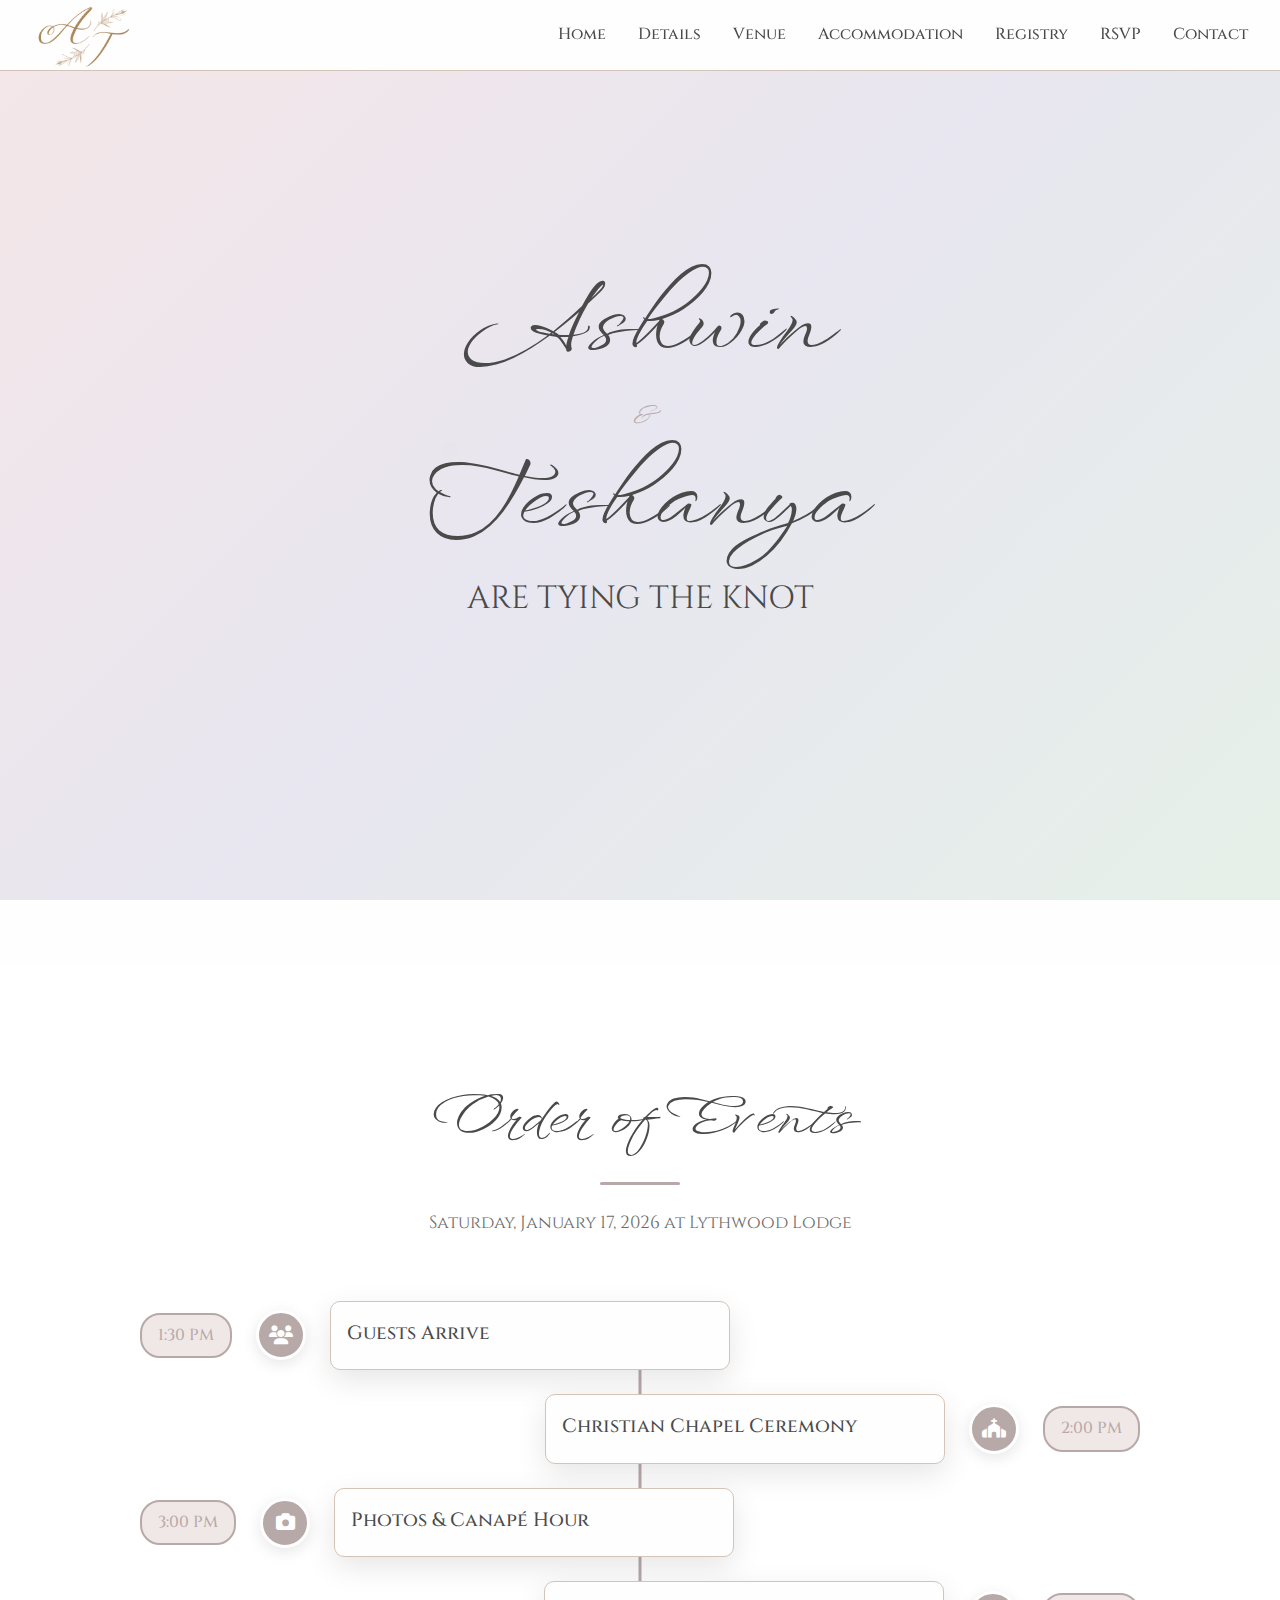
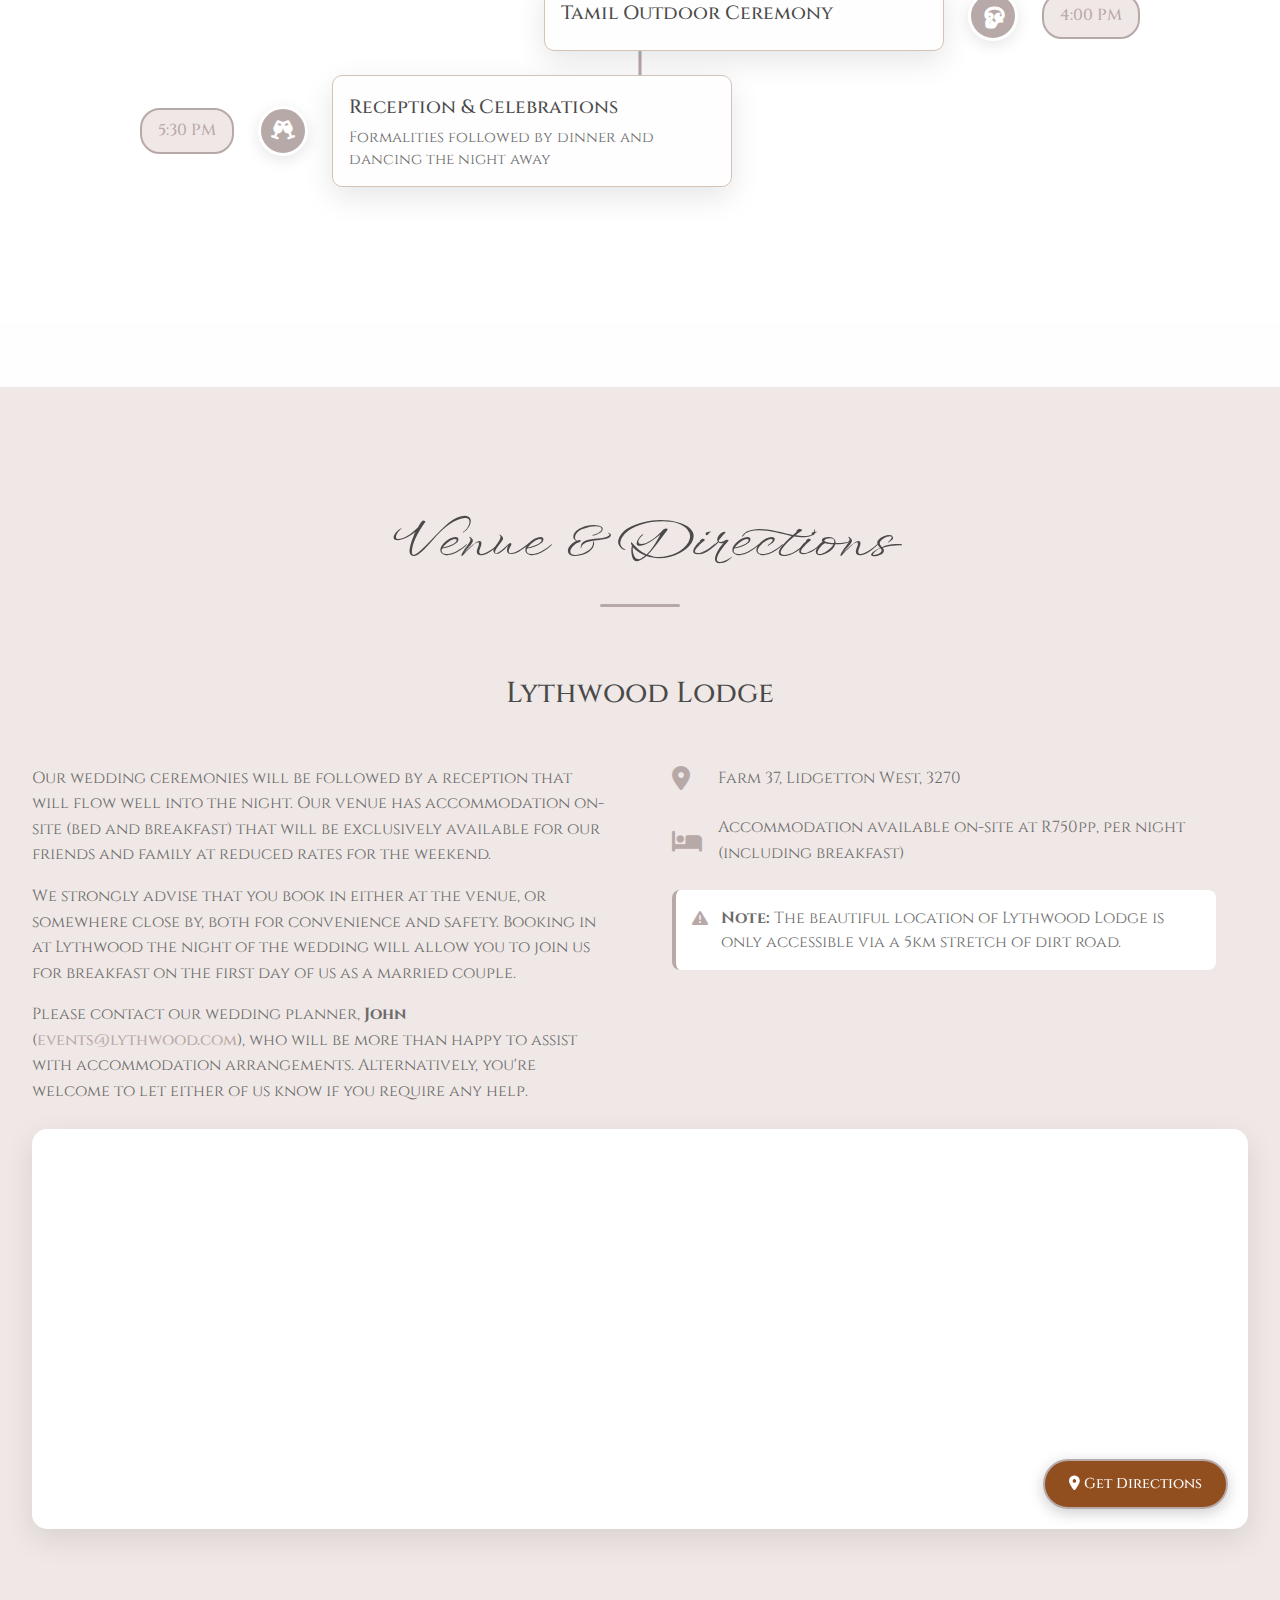
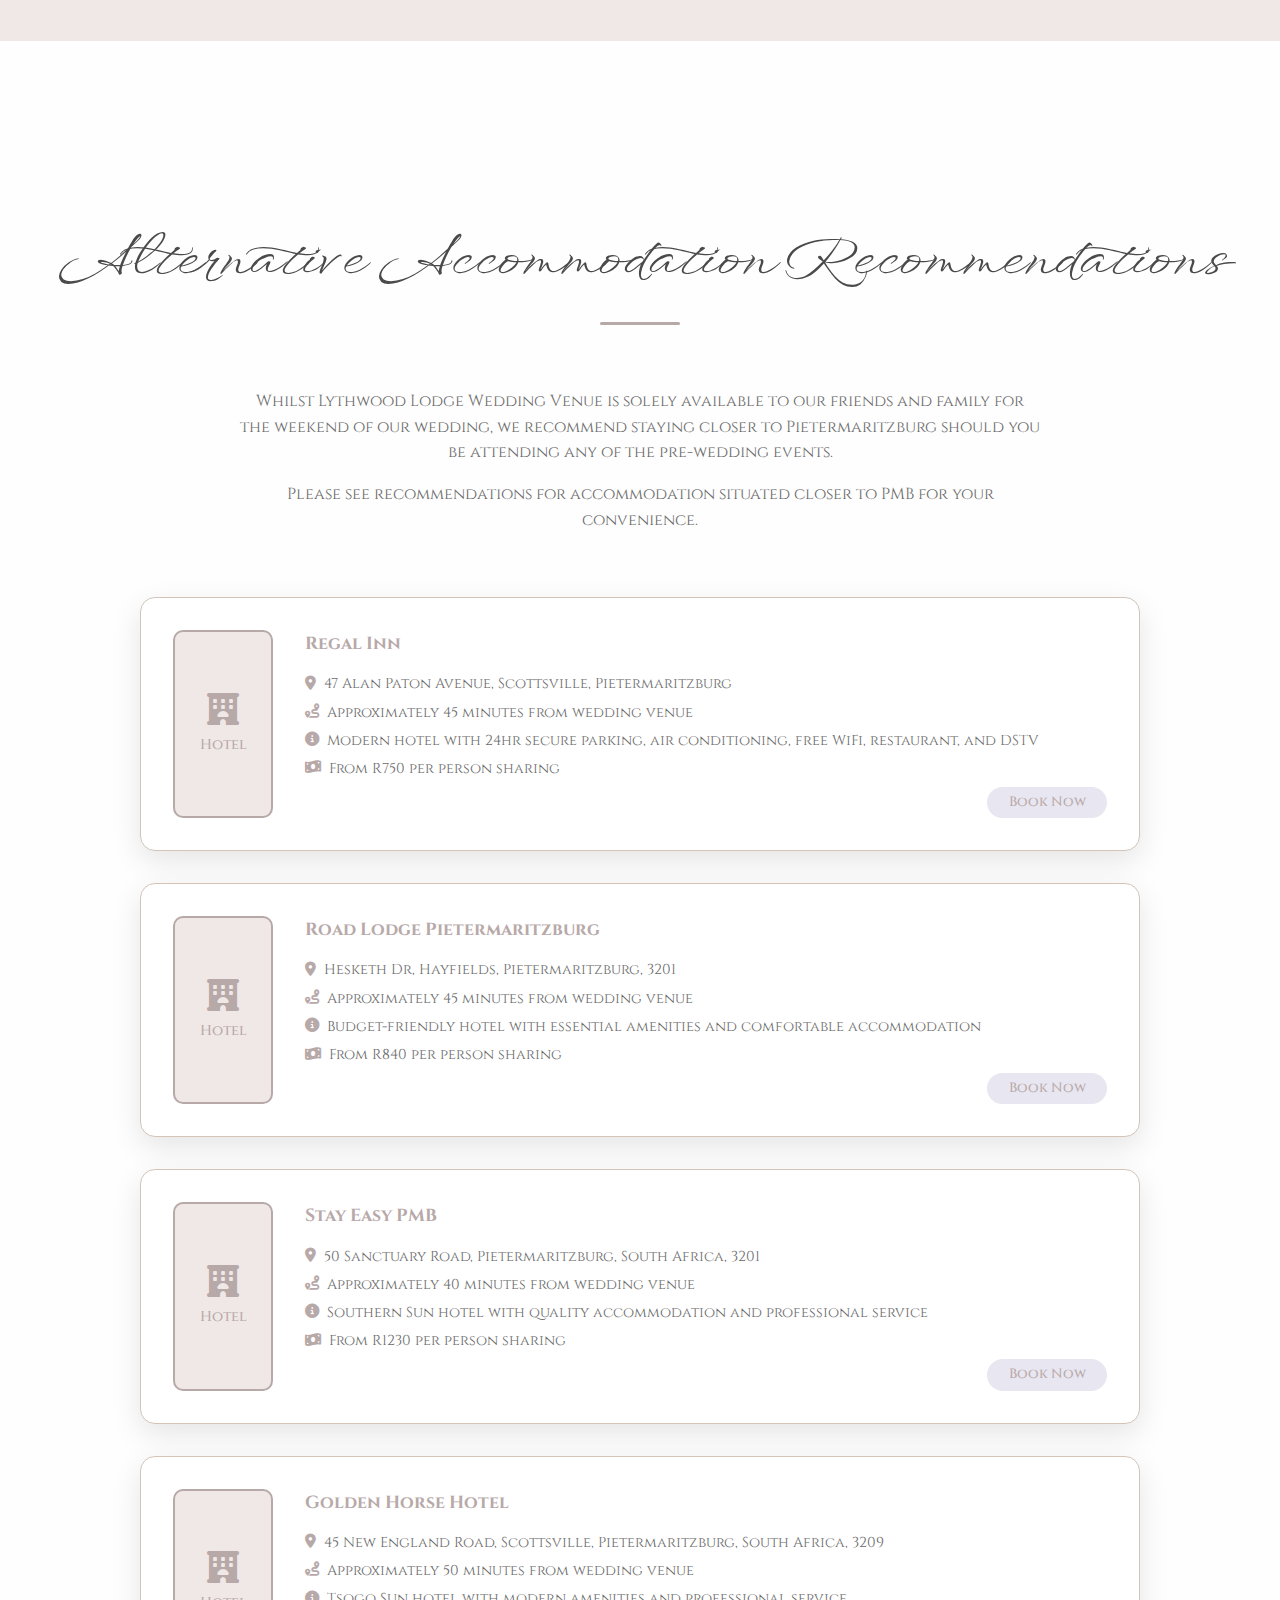
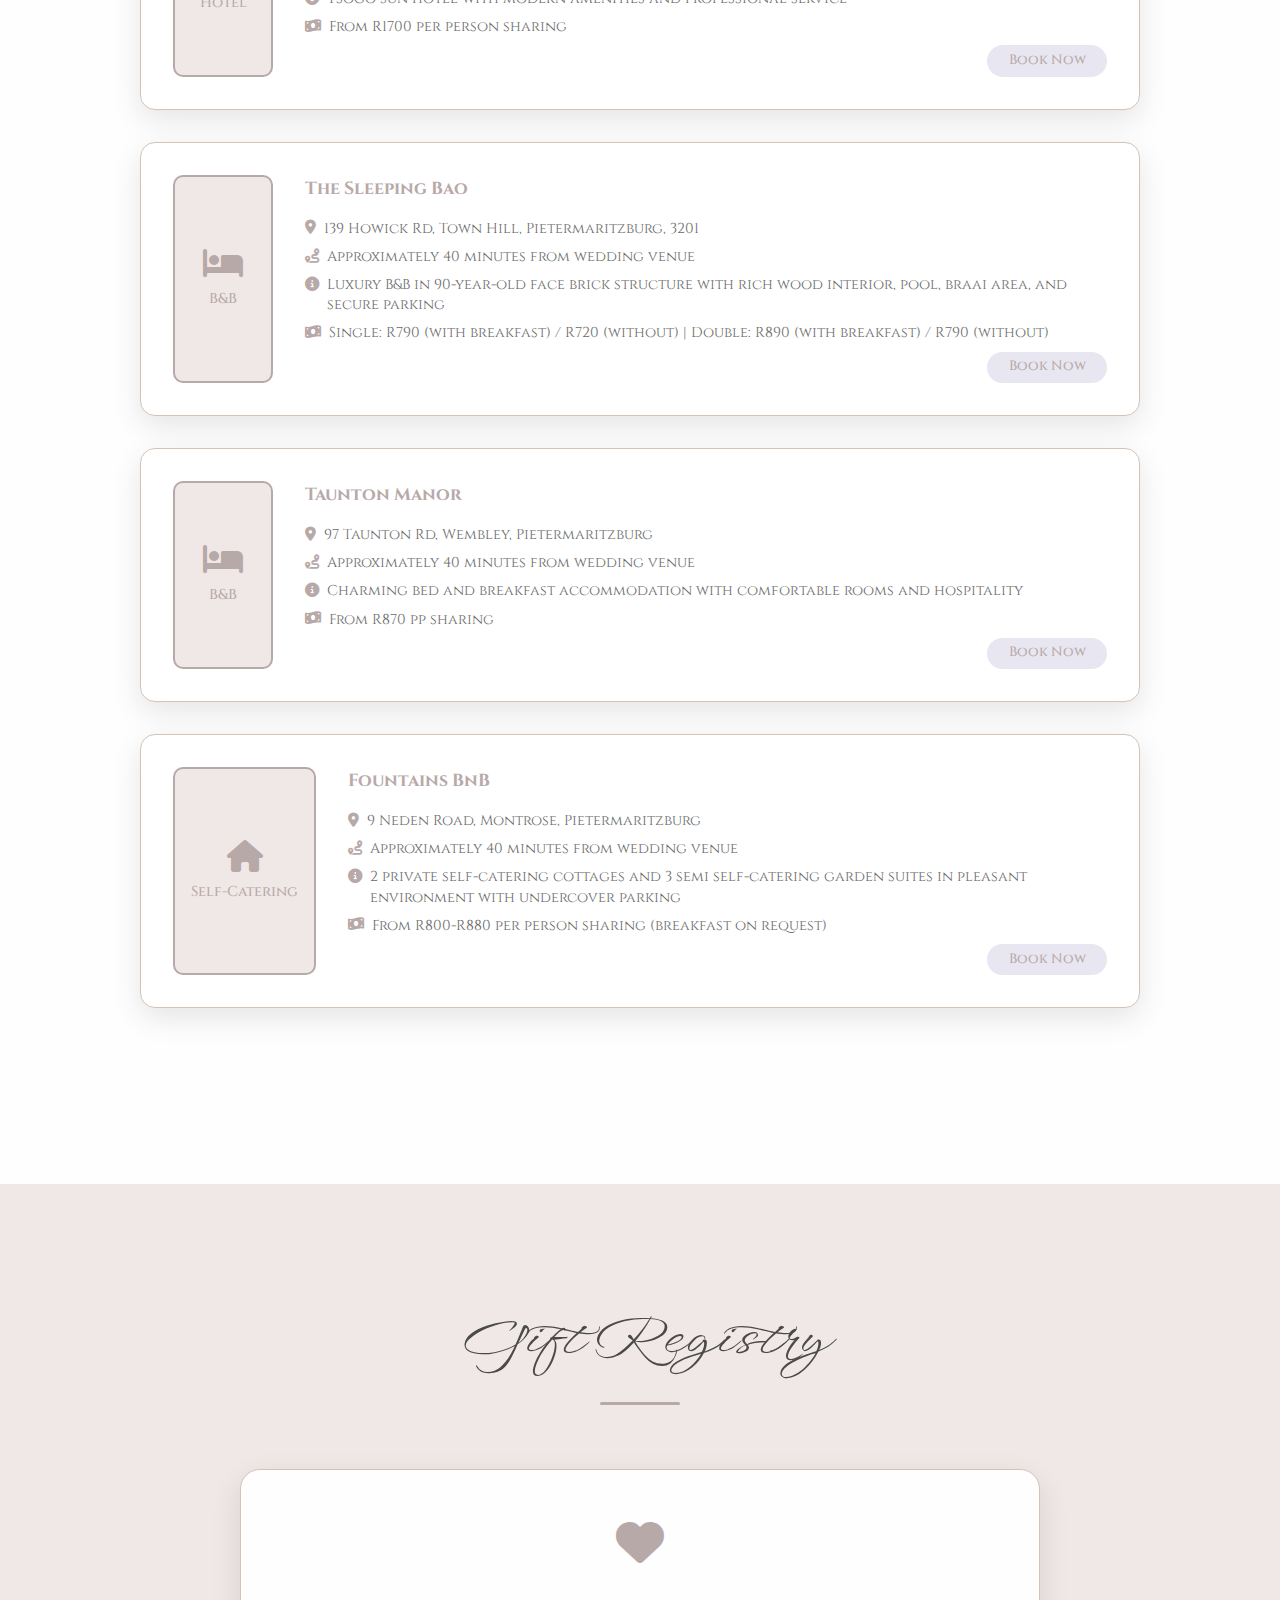
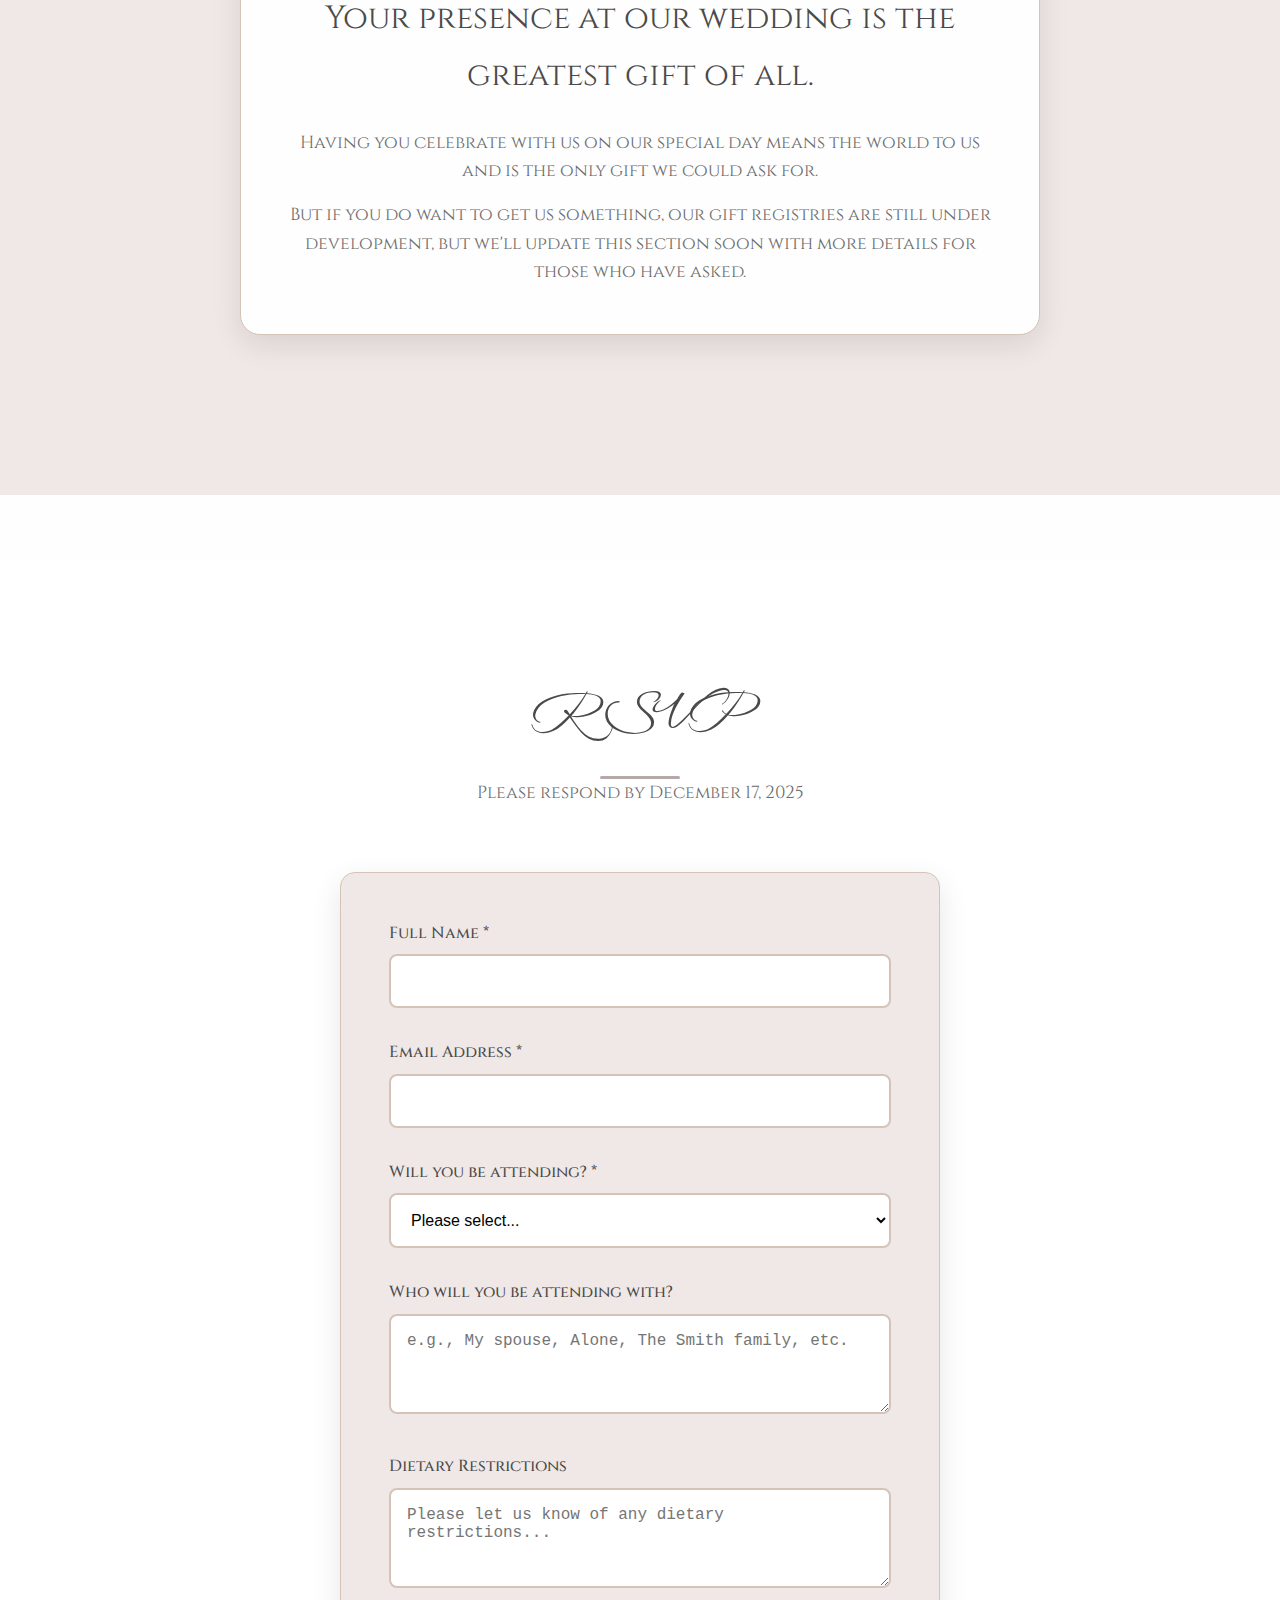
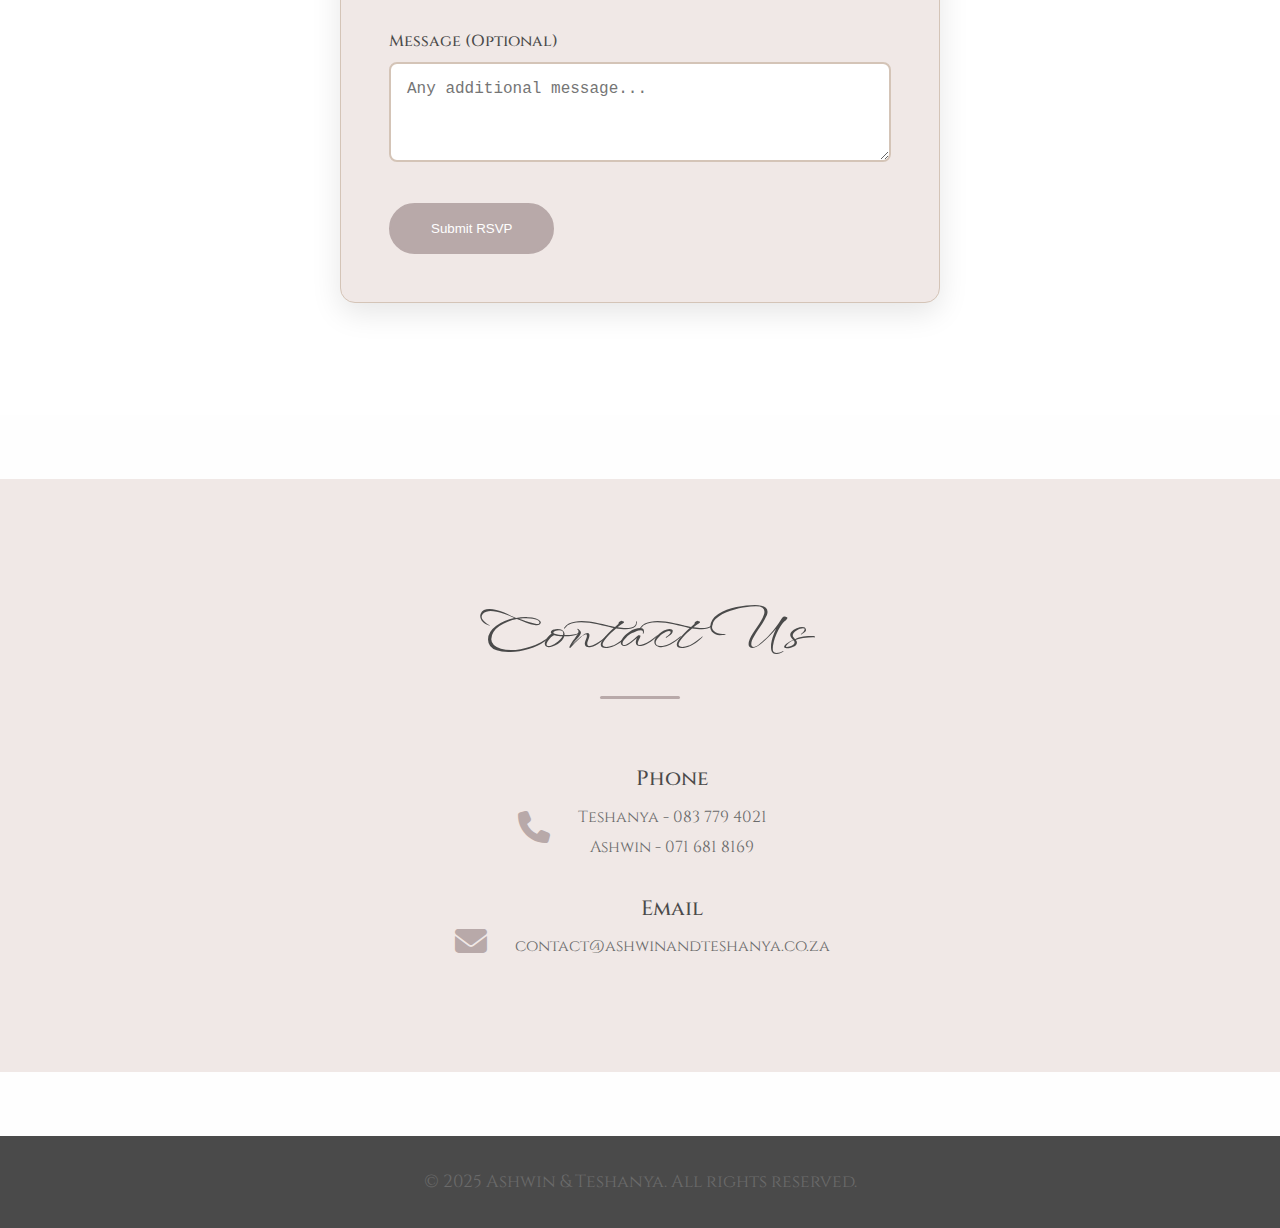
<file: index.html>
<!DOCTYPE html>
    <html lang="en">

<head>
    <meta charset="UTF-8">
    <meta name="viewport" content="width=device-width, initial-scale=1.0">
    <title>Ashwin & Teshanya - Wedding Invitation</title>
    <meta name="description"
        content="Join us for our special day - Ashwin van der Merwe & Teshanya Moodley's wedding celebration">

    <!-- Google Fonts -->
    <link rel="preconnect" href="https://fonts.googleapis.com">
    <link rel="preconnect" href="https://fonts.gstatic.com" crossorigin>
    <link href="https://fonts.googleapis.com/css2?family=Cinzel:wght@400..900&family=WindSong:wght@400;500&display=swap"
        rel="stylesheet">

    <!-- Font Awesome -->
    <link rel="stylesheet" href="https://cdnjs.cloudflare.com/ajax/libs/font-awesome/6.4.0/css/all.min.css">

    <!-- Custom CSS -->
    <link rel="stylesheet" href="styles.css">
</head>

<body>
    <!-- Success Modal -->
    <div id="successModal" class="modal">
        <div class="modal-content">
            <div class="modal-header">
                <i class="fas fa-check-circle"></i>
                <h3>RSVP Submitted Successfully!</h3>
            </div>
            <div class="modal-body">
                <p>Thank you for your RSVP! We look forward to celebrating with you on our special day.</p>
            </div>
            <div class="modal-footer">
                <button class="btn-primary" onclick="closeModal()">Close</button>
            </div>
        </div>
    </div>

    <!-- Navigation -->
    <nav class="navbar">
        <div class="nav-container">
            <div class="nav-logo">
                <img src="Tesh Wedding Monogram FINAL.png" alt="A & T Wedding Monogram" class="logo-image">
            </div>
            <ul class="nav-menu">
                <li><a href="#home" class="nav-link">Home</a></li>
                <li><a href="#details" class="nav-link">Details</a></li>
                <li><a href="#venue" class="nav-link">Venue</a></li>
                <li><a href="#accommodation" class="nav-link">Accommodation</a></li>
                <li><a href="#registry" class="nav-link">Registry</a></li>
                <li><a href="#rsvp" class="nav-link">RSVP</a></li>
                <li><a href="#contact" class="nav-link">Contact</a></li>
            </ul>
            <div class="hamburger">
                <span class="bar"></span>
                <span class="bar"></span>
                <span class="bar"></span>
            </div>
        </div>
    </nav>

    <!-- Hero Section -->
    <section id="home" class="hero">
        <div class="hero-background"></div>
        <div class="hero-content">
            <div class="hero-text">
                <h1 class="hero-title">
                    <span class="name">Ashwin</span>
                    <span class="and">&</span>
                    <span class="name">Teshanya</span>
                </h1>
                <p class="hero-date">ARE TYING THE KNOT</p>

            </div>
        </div>
    </section>

    <!-- Event Details Section - COMMENTED OUT -->
    <!--
    <section id="details" class="details">
        <div class="container">
            <div class="section-header">
                <h2>Wedding Details</h2>
                <div class="divider"></div>
            </div>
            
            <div class="details-grid">
                <div class="detail-card">
                    <div class="detail-icon">
                        <i class="fas fa-calendar-alt"></i>
                    </div>
                    <h3>Date</h3>
                    <p class="detail-date">January 17, 2026</p>
                    <p class="detail-day">Saturday</p>
                    <p class="detail-day">1.30pm for 2pm</p>

                </div>
                <div class="detail-card">
                    <div class="detail-icon">
                        <i class="fas fa-church"></i>
                    </div>
                    <h3>Ceremony</h3>
                    <p class="detail-time">2:00 PM</p>
                    <p class="detail-venue">Lythwood Lodge</p>
                    <p class="detail-dress">Formal Attire</p>
                </div>
                
                <div class="detail-card">
                    <div class="detail-icon">
                        <i class="fas fa-glass-cheers"></i>
                    </div>
                    <h3>Reception</h3>
                    <p class="detail-time">Following Ceremony</p>
                    <p class="detail-venue">Lythwood Lodge</p>
                    <p class="detail-dress">Formal Attire</p>
                </div>
                
            
            </div>
        </div>
    </section>
    -->

    <!-- Wedding Timeline Section -->
    <section id="details" class="timeline-section">
        <div class="container">
            <div class="section-header">
                <h2>Order of Events</h2>
                <div class="divider"></div>
                <p style="margin-top: 1.5rem;">Saturday, January 17, 2026 at Lythwood Lodge</p>
            </div>
            
            <div class="timeline">
                <div class="timeline-item">
                    <div class="timeline-time">1:30 PM</div>
                    <div class="timeline-icon">
                        <i class="fas fa-users"></i>
                    </div>
                    <div class="timeline-content">
                        <h3>Guests Arrive</h3>
                    </div>
                </div>

                <div class="timeline-item">
                    <div class="timeline-time">2:00 PM</div>
                    <div class="timeline-icon">
                        <i class="fas fa-church"></i>
                    </div>
                    <div class="timeline-content">
                        <h3>Christian Chapel Ceremony</h3>
                    </div>
                </div>

                <div class="timeline-item">
                    <div class="timeline-time">3:00 PM</div>
                    <div class="timeline-icon">
                        <i class="fas fa-camera"></i>
                    </div>
                    <div class="timeline-content">
                        <h3>Photos & Canapé Hour</h3>
                    </div>
                </div>

                <div class="timeline-item">
                    <div class="timeline-time">4:00 PM</div>
                    <div class="timeline-icon">
                        <span style="font-size: 1.8rem; font-weight: bold; color: white; line-height: 1; transform: translateY(-4px);">ௐ</span>
                    </div>
                    <div class="timeline-content">
                        <h3>Tamil Outdoor Ceremony</h3>
                    </div>
                </div>

                <div class="timeline-item">
                    <div class="timeline-time">5:30 PM</div>
                    <div class="timeline-icon">
                        <i class="fas fa-glass-cheers"></i>
                    </div>
                    <div class="timeline-content">
                        <h3>Reception & Celebrations</h3>
                        <p>Formalities followed by dinner and dancing the night away</p>
                    </div>
                </div>
            </div>
        </div>
    </section>

    <!-- Venue Section -->
    <section id="venue" class="venue">
        <div class="container">
            <div class="section-header">
                <h2>Venue & Directions</h2>
                <div class="divider"></div>
            </div>

            <!-- Venue Header -->
            <div class="venue-header">
                <h3>Lythwood Lodge</h3>
            </div>
            
            <div class="venue-content">
                <!-- Left Half: Info Content -->
                <div class="venue-left">

                    <div class="info-content">
                        <p>Our wedding ceremonies will be followed by a reception that will flow well into the night.
                            Our venue has accommodation on-site (bed and breakfast) that will be exclusively available
                            for our friends and family at reduced rates for the weekend.</p>

                        <p>We strongly advise that you book in either at the venue, or somewhere close by, both for
                            convenience and safety. Booking in at Lythwood the night of the wedding will allow you to 
                            join us for breakfast on the first day of us as a married couple.</p>

                        <p>Please contact our wedding planner, <strong>John</strong> (<a href="mailto:events@lythwood.com">events@lythwood.com</a>), 
                            who will be more than happy to assist with accommodation arrangements. Alternatively, you're welcome to let either of us know if you require any help.</p>

                     
                    </div>
                </div>
                
                <!-- Right Half: Venue Details -->
                <div class="venue-right">
                    <div class="venue-info">
                        <div class="venue-details">
                            <div class="venue-item">
                                <i class="fas fa-map-marker-alt"></i>
                                <span>Farm 37, Lidgetton West, 3270</span>
                            </div>
                            <div class="venue-item">
                                <i class="fas fa-bed"></i>
                                <span>Accommodation available on-site at R750pp, per night (including breakfast)</span>
                            </div>
                            <div class="info-note">
                                <i class="fas fa-exclamation-triangle"></i>
                                <span><strong>Note:</strong> The beautiful location of Lythwood Lodge is only accessible via
                                    a 5km stretch of dirt road.</span>
                            </div>
                        </div>
                    </div>
                </div>
            </div>

            <div class="venue-map">
                <iframe
                    src="https://www.google.com/maps/embed?pb=!1m18!1m12!1m3!1d55594.95758430596!2d29.970008699999998!3d-29.4379781!2m3!1f0!2f0!3f0!3m2!1i1024!2i768!4f13.1!3m3!1m2!1s0x1ef4078ca750aef1%3A0x3be99a5808d1ac93!2sFarm%2037%2C%20Lidgetton%20West%2C%203270!5e0!3m2!1sen!2sza!4v1753303731534!5m2!1sen!2sza"
                    width="100%" height="280" style="border:0; border-radius: 15px; display: block;" allowfullscreen=""
                    loading="lazy" referrerpolicy="no-referrer-when-downgrade"
                    title="Lythwood Lodge - Farm 37, Lidgetton West Location Map">
                </iframe>

                <!-- Overlay button on the map -->
                <div class="map-overlay">
                    <a href="https://www.google.com/maps/dir//Farm+37,+Lidgetton+West,+3270/@-29.4379781,29.9700087,12z/data=!4m8!4m7!1m0!1m5!1m1!1s0x1ef4078ca750aef1:0x3be99a5808d1ac93!2m2!1d30.0524101!2d-29.4380035?entry=ttu&g_ep=EgoyMDI1MDkyNC4wIKXMDSoASAFQAw%3D%3D"
                        target="_blank" class="btn-primary map-btn">
                        <i class="fas fa-map-marker-alt"></i> Get Directions
                    </a>
                </div>
            </div>
        </div>
        </div>
    </section>

    <!-- Alternative Accommodation Section -->
    <section id="accommodation" class="accommodation">
        <div class="container">
            <div class="section-header">
                <h2>Alternative Accommodation Recommendations</h2>
                <div class="divider"></div>
            </div>
            
            <!-- Full-width info section -->
            <div class="accommodation-info">
                <p>Whilst Lythwood Lodge Wedding Venue is solely available to our friends and family for the weekend of our wedding, we recommend staying closer to Pietermaritzburg should you be attending any of the pre-wedding events.</p>
                
                <p>Please see recommendations for accommodation situated closer to PMB for your convenience.</p>
            
               
            </div>

            <div class="accommodation-list-view">
                <div class="accommodation-item">
                    <div class="accommodation-type">
                        <i class="fas fa-hotel"></i>
                        <span>Hotel</span>
                    </div>
                    <div class="accommodation-content">
                        <strong><a href="https://regalinn.co.za/pietermaritzburg/" target="_blank">Regal Inn</a></strong>
                        <div class="accommodation-details">
                            <p><i class="fas fa-map-marker-alt"></i> 47 Alan Paton Avenue, Scottsville, Pietermaritzburg</p>
                            <p><i class="fas fa-route"></i> Approximately 45 minutes from wedding venue</p>
                            <p><i class="fas fa-info-circle"></i> Modern hotel with 24hr secure parking, air conditioning, free WiFi, restaurant, and DSTV</p>
                            <p><i class="fas fa-money-bill-wave"></i> From R750 per person sharing</p>
                        </div>
                        <span class="price"><a href="https://regalinn.co.za/pietermaritzburg/" target="_blank">Book Now</a></span>
                    </div>
                </div>

                <div class="accommodation-item">
                    <div class="accommodation-type">
                        <i class="fas fa-hotel"></i>
                        <span>Hotel</span>
                    </div>
                    <div class="accommodation-content">
                        <strong><a href="https://citylodgehotels.com/our-hotels/Road%20Lodge/111" target="_blank">Road Lodge Pietermaritzburg</a></strong>
                        <div class="accommodation-details">
                            <p><i class="fas fa-map-marker-alt"></i> Hesketh Dr, Hayfields, Pietermaritzburg, 3201</p>
                            <p><i class="fas fa-route"></i> Approximately 45 minutes from wedding venue</p>
                            <p><i class="fas fa-info-circle"></i> Budget-friendly hotel with essential amenities and comfortable accommodation</p>
                            <p><i class="fas fa-money-bill-wave"></i> From R840 per person sharing</p>
                        </div>
                        <span class="price"><a href="https://citylodgehotels.com/our-hotels/Road%20Lodge/111" target="_blank">Book Now</a></span>
                    </div>
                </div>

                <div class="accommodation-item">
                    <div class="accommodation-type">
                        <i class="fas fa-hotel"></i>
                        <span>Hotel</span>
                    </div>
                    <div class="accommodation-content">
                        <strong><a href="https://hotelreservations.southernsun.com/?adult=1&arrive=2026-01-15&chain=24151&child=0&config=sshi&configcode=sshi&currency=ZAR&depart=2026-01-17&hotel=5339&level=hotel&locale=en-GB&productcurrency=ZAR&rooms=1&synxishotelcode=EXB&theme=sepb&themecode=sepb" target="_blank">Stay Easy PMB</a></strong>
                        <div class="accommodation-details">
                            <p><i class="fas fa-map-marker-alt"></i> 50 Sanctuary Road, Pietermaritzburg, South Africa, 3201</p>
                            <p><i class="fas fa-route"></i> Approximately 40 minutes from wedding venue</p>
                            <p><i class="fas fa-info-circle"></i> Southern Sun hotel with quality accommodation and professional service</p>
                            <p><i class="fas fa-money-bill-wave"></i> From R1230 per person sharing</p>
                        </div>
                        <span class="price"><a href="https://hotelreservations.southernsun.com/?adult=1&arrive=2026-01-15&chain=24151&child=0&config=sshi&configcode=sshi&currency=ZAR&depart=2026-01-17&hotel=5339&level=hotel&locale=en-GB&productcurrency=ZAR&rooms=1&synxishotelcode=EXB&theme=sepb&themecode=sepb" target="_blank">Book Now</a></span>
                    </div>
                </div>

                <div class="accommodation-item">
                    <div class="accommodation-type">
                        <i class="fas fa-hotel"></i>
                        <span>Hotel</span>
                    </div>
                    <div class="accommodation-content">
                        <strong><a href="https://reservations.tsogosun.com/?adult=1&arrive=2025-09-28&chain=30224&child=0&currency=ZAR&depart=2025-09-29&hotel=39980&level=hotel&locale=en-US&productcurrency=ZAR&rooms=1" target="_blank">Golden Horse Hotel</a></strong>
                        <div class="accommodation-details">
                            <p><i class="fas fa-map-marker-alt"></i> 45 New England Road, Scottsville, Pietermaritzburg, South Africa, 3209</p>
                            <p><i class="fas fa-route"></i> Approximately 50 minutes from wedding venue</p>
                            <p><i class="fas fa-info-circle"></i> Tsogo Sun hotel with modern amenities and professional service</p>
                            <p><i class="fas fa-money-bill-wave"></i> From R1700 per person sharing</p>
                        </div>
                        <span class="price"><a href="https://reservations.tsogosun.com/?adult=1&arrive=2025-09-28&chain=30224&child=0&currency=ZAR&depart=2025-09-29&hotel=39980&level=hotel&locale=en-US&productcurrency=ZAR&rooms=1" target="_blank">Book Now</a></span>
                    </div>
                </div>

                <div class="accommodation-item">
                    <div class="accommodation-type">
                        <i class="fas fa-bed"></i>
                        <span>B&B</span>
                    </div>
                    <div class="accommodation-content">
                        <strong><a href="https://thesleepingbao.co.za/" target="_blank">The Sleeping Bao</a></strong>
                        <div class="accommodation-details">
                            <p><i class="fas fa-map-marker-alt"></i> 139 Howick Rd, Town Hill, Pietermaritzburg, 3201</p>
                            <p><i class="fas fa-route"></i> Approximately 40 minutes from wedding venue</p>
                            <p><i class="fas fa-info-circle"></i> Luxury B&B in 90-year-old face brick structure with rich wood interior, pool, braai area, and secure parking</p>
                            <p><i class="fas fa-money-bill-wave"></i> Single: R790 (with breakfast) / R720 (without) | Double: R890 (with breakfast) / R790 (without)</p>
                        </div>
                        <span class="price"><a href="https://thesleepingbao.co.za/" target="_blank">Book Now</a></span>
                    </div>
                </div>

                <div class="accommodation-item">
                    <div class="accommodation-type">
                        <i class="fas fa-bed"></i>
                        <span>B&B</span>
                    </div>
                    <div class="accommodation-content">
                        <strong><a href="https://www.booking.com/hotel/za/taunton-manor.en-gb.html?aid=318615&label=English_South_Africa_EN_ZA_20053122505-dh3Fh87GJDQFuEV_TL5HvQS637942139684%3Apl%3Ata%3Ap1%3Ap2%3Aac%3Aap%3Aneg%3Afi%3Atidsa-199155874585%3Alp1028688%3Ali%3Adec%3Adm%3Aag20053122505%3Acmp313260865&sid=c4a76cb751bd51479033c65f33e21acc&dest_id=-1272393&dest_type=city&dist=0&group_adults=6&group_children=0&hapos=1&hpos=1&no_rooms=1&req_adults=6&req_children=0&room1=A%2CA%2CA%2CA%2CA%2CA&sb_price_type=total&sr_order=popularity&srepoch=1759087824&srpvid=8f4d892556c005c0&type=total&ucfs=1&" target="_blank">Taunton Manor</a></strong>
                        <div class="accommodation-details">
                            <p><i class="fas fa-map-marker-alt"></i> 97 Taunton Rd, Wembley, Pietermaritzburg</p>
                            <p><i class="fas fa-route"></i> Approximately 40 minutes from wedding venue</p>
                            <p><i class="fas fa-info-circle"></i> Charming bed and breakfast accommodation with comfortable rooms and hospitality</p>
                            <p><i class="fas fa-money-bill-wave"></i> From R870 pp sharing</p>
                        </div>
                        <span class="price"><a href="https://www.booking.com/hotel/za/taunton-manor.en-gb.html?aid=318615&label=English_South_Africa_EN_ZA_20053122505-dh3Fh87GJDQFuEV_TL5HvQS637942139684%3Apl%3Ata%3Ap1%3Ap2%3Aac%3Aap%3Aneg%3Afi%3Atidsa-199155874585%3Alp1028688%3Ali%3Adec%3Adm%3Aag20053122505%3Acmp313260865&sid=c4a76cb751bd51479033c65f33e21acc&dest_id=-1272393&dest_type=city&dist=0&group_adults=6&group_children=0&hapos=1&hpos=1&no_rooms=1&req_adults=6&req_children=0&room1=A%2CA%2CA%2CA%2CA%2CA&sb_price_type=total&sr_order=popularity&srepoch=1759087824&srpvid=8f4d892556c005c0&type=total&ucfs=1&" target="_blank">Book Now</a></span>
                    </div>
                </div>

                <div class="accommodation-item">
                    <div class="accommodation-type">
                        <i class="fas fa-home"></i>
                        <span>Self-Catering</span>
                    </div>
                    <div class="accommodation-content">
                        <strong><a href="https://www.fountainsbnb.co.za/accommodation/" target="_blank">Fountains BnB</a></strong>
                        <div class="accommodation-details">
                            <p><i class="fas fa-map-marker-alt"></i> 9 Neden Road, Montrose, Pietermaritzburg</p>
                            <p><i class="fas fa-route"></i> Approximately 40 minutes from wedding venue</p>
                            <p><i class="fas fa-info-circle"></i> 2 private self-catering cottages and 3 semi self-catering garden suites in pleasant environment with undercover parking</p>
                            <p><i class="fas fa-money-bill-wave"></i> From R800-R880 per person sharing (breakfast on request)</p>
                        </div>
                        <span class="price"><a href="https://www.fountainsbnb.co.za/rates-bookings/" target="_blank">Book Now</a></span>
                    </div>
                </div>
            </div>



        </div>
    </section>

    <!-- Registry Section -->
    <section id="registry" class="registry">
        <div class="container">
            <div class="section-header">
                <h2>Gift Registry</h2>
                <div class="divider"></div>
            </div>
            
            <div class="registry-content">
                <div class="registry-message">
                    <i class="fas fa-heart registry-icon"></i>
                    <h3>Your presence at our wedding is the greatest gift of all.</h3>
                    <p>Having you celebrate with us on our special day means the world to us and is the only gift we could ask for.</p>
                    <p>But if you do want to get us something, our gift registries are still under development, but we'll update this section soon with more details for those who have asked.</p>
                </div>
            </div>
        </div>
    </section>

    <!-- RSVP Section -->
    <section id="rsvp" class="rsvp">
        <div class="container">
            <div class="section-header">
                <h2>RSVP</h2>
                <div class="divider"></div>
                <p>Please respond by December 17, 2025</p>
            </div>

            <form class="rsvp-form" id="rsvpForm" action="https://api.web3forms.com/submit" method="POST">
                <input type="hidden" name="access_key" value="a657e630-62f6-40c8-b59c-859e50a9551d">
                <input type="hidden" name="subject" value="New RSVP - Ashwin & Teshanya Wedding">

                <div class="form-group">
                    <label for="name">Full Name *</label>
                    <input type="text" id="name" name="name" required>
                </div>

                <div class="form-group">
                    <label for="email">Email Address *</label>
                    <input type="email" id="email" name="email" required>
                </div>

                <div class="form-group">
                    <label for="attending">Will you be attending? *</label>
                    <select id="attending" name="attending" required>
                        <option value="">Please select...</option>
                        <option value="yes">Yes, I will attend</option>
                        <option value="no">No, I cannot attend</option>
                    </select>
                </div>

                <div class="form-group">
                    <label for="attending_with">Who will you be attending with?</label>
                    <textarea id="attending_with" name="attending_with"
                        placeholder="e.g., My spouse, Alone, The Smith family, etc."></textarea>
                </div>

                <div class="form-group">
                    <label for="dietary">Dietary Restrictions</label>
                    <textarea id="dietary" name="dietary"
                        placeholder="Please let us know of any dietary restrictions..."></textarea>
                </div>

                <div class="form-group">
                    <label for="message">Message (Optional)</label>
                    <textarea id="message" name="message" placeholder="Any additional message..."></textarea>
                </div>

                <button type="submit" class="btn-primary">Submit RSVP</button>
            </form>
        </div>
    </section>


    <!-- Contact Section -->
    <section id="contact" class="contact">
        <div class="container">
            <div class="section-header">
                <h2>Contact Us</h2>
                <div class="divider"></div>
            </div>

            <div class="contact-content">
                <div class="contact-info">
                    <div class="contact-item">
                        <i class="fas fa-phone" style="margin-top: 30px;"></i>
                        <div>
                            <h4>Phone</h4>
                            <p>
                                <a href="tel:+27837794021"
                                    style="color: var(--text-light); text-decoration: none; display: block; margin-bottom: 0.3rem;">Teshanya - 083
                                    779 4021</a>
                                <a href="tel:+27716818169" style="color: var(--text-light); text-decoration: none;">Ashwin - 071
                                    681 8169</a>
                            </p>
                        </div>
                    </div>

                    <div class="contact-item">
                        <i class="fas fa-envelope" style="margin-top: 30px;"></i>
                        <div>
                            <h4>Email</h4>
                            <p><a href="mailto:contact@ashwinandteshanya.co.za"
                                    style="color: var(--text-light); text-decoration: none;">contact@ashwinandteshanya.co.za</a>
                            </p>
                        </div>
                    </div>
                </div>

            </div>
        </div>
    </section>

    <!-- Footer -->
    <footer class="footer">
        <div class="container">
            <p>&copy; 2025 Ashwin & Teshanya. All rights reserved.</p>
        </div>
    </footer>


    <!-- JavaScript -->
    <script src="website.js"></script>
</body>

</html>
</file>
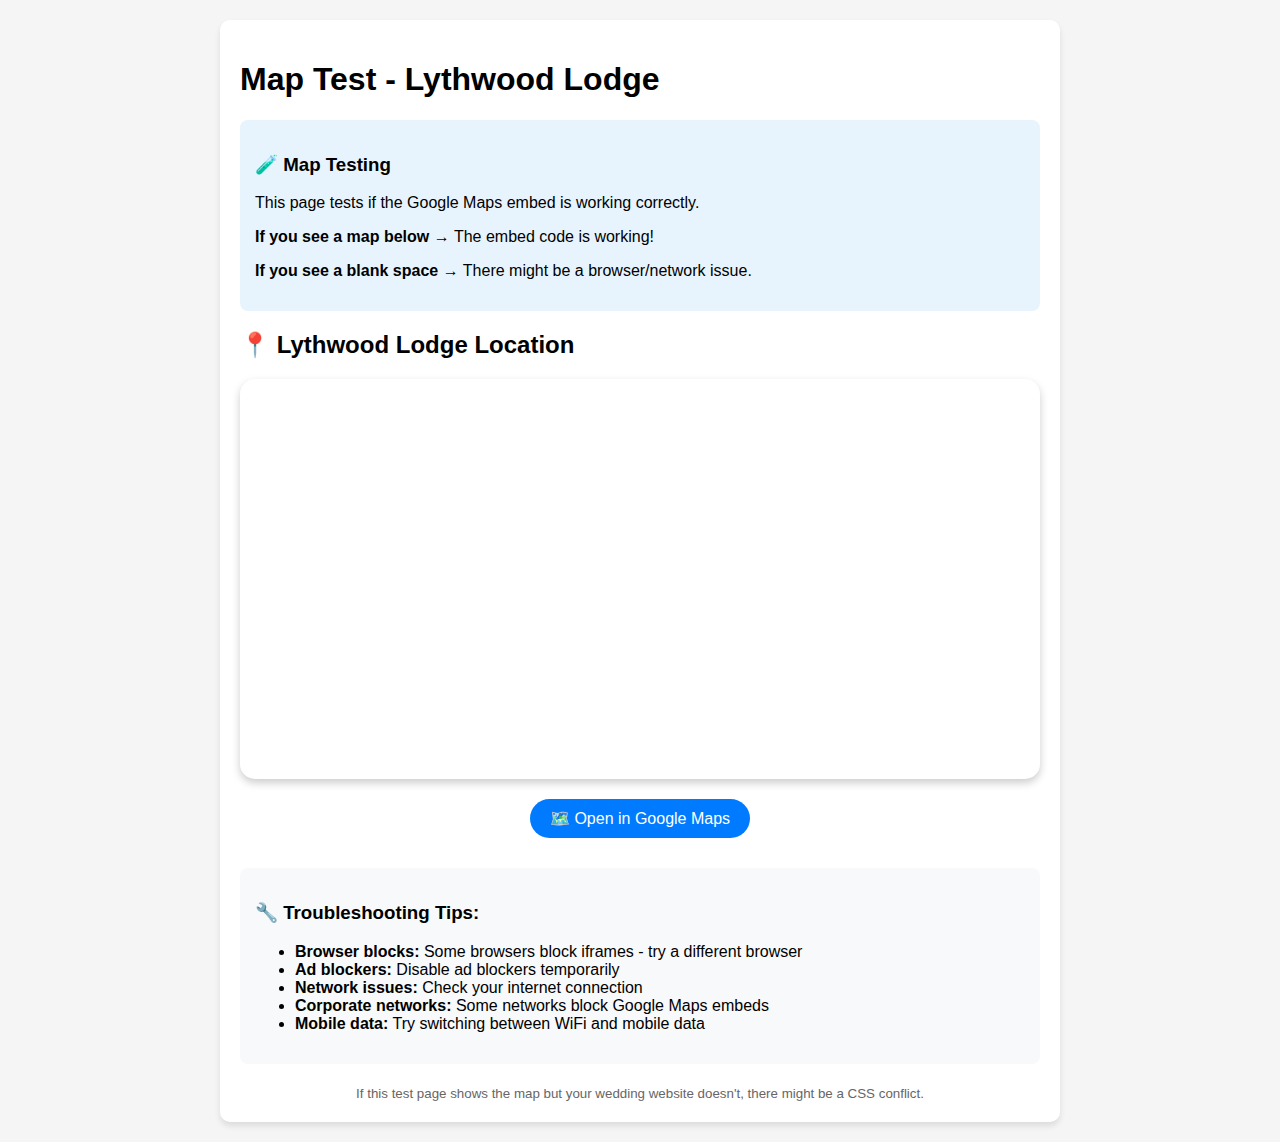
<file: map-test.html>
<!DOCTYPE html>
<html lang="en">
<head>
    <meta charset="UTF-8">
    <meta name="viewport" content="width=device-width, initial-scale=1.0">
    <title>Map Test - Lythwood Lodge</title>
    <style>
        body {
            font-family: Arial, sans-serif;
            margin: 20px;
            background-color: #f5f5f5;
        }
        .map-container {
            max-width: 800px;
            margin: 0 auto;
            background: white;
            padding: 20px;
            border-radius: 10px;
            box-shadow: 0 4px 6px rgba(0,0,0,0.1);
        }
        .map-wrapper {
            margin: 20px 0;
            border-radius: 15px;
            overflow: hidden;
            box-shadow: 0 4px 8px rgba(0,0,0,0.2);
        }
        iframe {
            display: block;
            border: 0;
            width: 100%;
        }
        .test-info {
            background: #e8f4fd;
            padding: 15px;
            border-radius: 8px;
            margin-bottom: 20px;
        }
        .fallback-link {
            text-align: center;
            margin-top: 15px;
        }
        .fallback-link a {
            display: inline-block;
            background: #007bff;
            color: white;
            padding: 10px 20px;
            text-decoration: none;
            border-radius: 25px;
            font-weight: 500;
        }
        .fallback-link a:hover {
            background: #0056b3;
        }
    </style>
</head>
<body>
    <div class="map-container">
        <h1>Map Test - Lythwood Lodge</h1>
        
        <div class="test-info">
            <h3>🧪 Map Testing</h3>
            <p>This page tests if the Google Maps embed is working correctly.</p>
            <p><strong>If you see a map below</strong> → The embed code is working!</p>
            <p><strong>If you see a blank space</strong> → There might be a browser/network issue.</p>
        </div>

        <h2>📍 Lythwood Lodge Location</h2>
        
        <div class="map-wrapper">
            <iframe 
                src="https://www.google.com/maps/embed?pb=!1m18!1m12!1m3!1d3474.6849365191247!2d30.0524101!3d-29.4380035!2m3!1f0!2f0!3f0!3m2!1i1024!2i768!4f13.1!3m3!1m2!1s0x1ef4078ca750aef1%3A0x3be99a5808d1ac93!2sLythwood%20Lodge!5e0!3m2!1sen!2sza!4v1753303731534!5m2!1sen!2sza"
                width="100%" 
                height="400" 
                allowfullscreen="" 
                loading="lazy"
                referrerpolicy="no-referrer-when-downgrade"
                title="Lythwood Lodge Location Map">
            </iframe>
        </div>

        <div class="fallback-link">
            <a href="https://www.google.com/maps/place/Lythwood+Lodge/@-29.4380035,30.0524101,17z" target="_blank">
                🗺️ Open in Google Maps
            </a>
        </div>

        <div style="margin-top: 30px; padding: 15px; background: #f8f9fa; border-radius: 8px;">
            <h3>🔧 Troubleshooting Tips:</h3>
            <ul>
                <li><strong>Browser blocks:</strong> Some browsers block iframes - try a different browser</li>
                <li><strong>Ad blockers:</strong> Disable ad blockers temporarily</li>
                <li><strong>Network issues:</strong> Check your internet connection</li>
                <li><strong>Corporate networks:</strong> Some networks block Google Maps embeds</li>
                <li><strong>Mobile data:</strong> Try switching between WiFi and mobile data</li>
            </ul>
        </div>

        <div style="margin-top: 20px; text-align: center; color: #666;">
            <small>If this test page shows the map but your wedding website doesn't, there might be a CSS conflict.</small>
        </div>
    </div>
</body>
</html>
</file>
<file: styles.css>
/* Reset and Base Styles */
* {
    margin: 0;
    padding: 0;
    box-sizing: border-box;
}

html {
    scroll-behavior: smooth;
}

body {
    font-family: 'Cinzel', serif;
    line-height: 1.6;
    color: #4a4a4a;
    background-color: #fefefe;
}

/* Color Variables */
:root {
    --primary-color: #d4c4b7; /* Muted beige */
    --secondary-color: #e8d5c4; /* Soft cream */
    --accent-color: #b8a9a9; /* Dusty rose */
    --text-dark: #4a4a4a;
    --text-light: #6b6b6b;
    --white: #ffffff;
    --ivory: #fefefe;
    --pastel-pink: #f5e6e8;
    --pastel-lavender: #e8e6f0;
    --pastel-mint: #e6f0e8;
    --pastel-peach: #f0e8e6;
    --shadow: rgba(0, 0, 0, 0.1);
}

/* Typography */
h1, h2 {
    font-family: 'WindSong', cursive;
    font-weight: 400;
    color: var(--text-dark);
}

h3, h4 {
    font-family: 'Cinzel', serif;
    font-weight: 500;
    color: var(--text-dark);
}

h1 { font-size: 5rem; }
h2 { font-size: 3.5rem; }
h3 { font-size: 1.8rem; }
h4 { font-size: 1.3rem; }

/* Standardized text classes using Cinzel font */
p, .detail-time, .detail-venue, .detail-dress, .detail-date, .detail-day, 
.venue-item span, .contact-item p, .registry-message,
.form-group label, .section-header p, .hero-date,
.snackbar-content span, .footer p {
    font-family: 'Cinzel', serif;
    font-weight: 400;
    color: var(--text-light);
}

p {
    font-size: 1.1rem;
}

.detail-time, .detail-date {
    font-size: 1.2rem;
    font-weight: 500;
    color: var(--accent-color);
    margin-bottom: 0.5rem;
}

.detail-venue, .detail-dress, .detail-day {
    font-size: 1rem;
    font-weight: 400;
    color: var(--text-light);
    margin-bottom: 0.5rem;
}

.venue-item span {
    font-size: 1rem;
    font-weight: 400;
}

.contact-item p {
    font-size: 1rem;
    font-weight: 400;
}

.registry-message {
    font-size: 1.2rem;
    font-weight: 400;
    line-height: 1.8;
}

/* Hero title specific styling for WindSong font */
.hero-title .name {
    font-size: 6rem;
    line-height: 1.1;
}


/* Container */
.container {
    max-width: 1400px;
    margin: 0 auto;
    padding: 0 2rem;
}

/* Navigation */
.navbar {
    position: fixed;
    top: 0;
    width: 100%;
    background: rgba(255, 255, 255, 0.95);
    backdrop-filter: blur(10px);
    z-index: 1000;
    transition: all 0.3s ease;
    border-bottom: 1px solid var(--primary-color);
}

.nav-container {
    max-width: 1400px;
    margin: 0 auto;
    padding: 0 2rem;
    display: flex;
    justify-content: space-between;
    align-items: center;
    height: 70px;
}

.nav-logo {
    font-family: 'WindSong', cursive;
    font-size: 2rem;
    font-weight: 400;
    color: var(--accent-color);
    display: flex;
    align-items: center;
    overflow: hidden;
}

.logo-image {
    height: 105px;
    max-width: 240px;
    width: auto;
    object-fit: contain;
}

.nav-menu {
    display: flex;
    list-style: none;
    gap: 2rem;
}

.nav-link {
    text-decoration: none;
    color: var(--text-dark);
    font-weight: 500;
    transition: color 0.3s ease;
    position: relative;
}

.nav-link:hover {
    color: var(--accent-color);
}

.nav-link::after {
    content: '';
    position: absolute;
    bottom: -5px;
    left: 0;
    width: 0;
    height: 2px;
    background: var(--accent-color);
    transition: width 0.3s ease;
}

.nav-link:hover::after {
    width: 100%;
}

.hamburger {
    display: none;
    flex-direction: column;
    cursor: pointer;
}

.bar {
    width: 25px;
    height: 3px;
    background: var(--text-dark);
    margin: 3px 0;
    transition: 0.3s;
}

/* Hero Section */
.hero {
    height: 100vh;
    position: relative;
    display: flex;
    align-items: center;
    justify-content: center;
    text-align: center;
    background: linear-gradient(135deg, var(--pastel-pink) 0%, var(--pastel-lavender) 50%, var(--pastel-mint) 100%);
    overflow: hidden;
    z-index: 1;
}

.hero-background {
    position: absolute;
    top: 0;
    left: 0;
    width: 100%;
    height: 100%;
    background: url('data:image/svg+xml,<svg xmlns="http://www.w3.org/2000/svg" viewBox="0 0 100 100"><defs><pattern id="grain" width="100" height="100" patternUnits="userSpaceOnUse"><circle cx="50" cy="50" r="1" fill="%23d4c4b7" opacity="0.1"/></pattern></defs><rect width="100" height="100" fill="url(%23grain)"/></svg>');
    opacity: 0.3;
}

.hero-content {
    position: relative;
    z-index: 2;
    max-width: 800px;
    padding: 0 2rem;
}

.hero-title {
    margin-bottom: 1rem;
    line-height: 1.2;
}

.hero-title .name {
    display: block;
    font-size: 6rem;
    font-weight: 400;
    color: var(--text-dark);
    margin: 0.5rem 0;
    animation: fadeInUp 1s ease-out;
}

.hero-title .and {
    font-size: 2rem;
    color: var(--accent-color);
    font-style: italic;
    margin: 1rem 0;
    display: block;
    animation: fadeInUp 1s ease-out 0.3s both;
}

.hero-subtitle {
    font-size: 1.3rem;
    color: var(--text-light);
    margin-bottom: 2rem;
    font-style: italic;
    animation: fadeInUp 1s ease-out 0.6s both;
}

.hero-date {
    font-size: 2rem;
    color: var(--text-dark);
    margin-bottom: 0.5rem;
    font-weight: 400;
    animation: fadeInUp 1s ease-out 0.9s both;
}


.btn-primary {
    display: inline-block;
    padding: 1rem 2.5rem;
    background: var(--accent-color);
    color: var(--white);
    text-decoration: none;
    border-radius: 50px;
    font-weight: 500;
    transition: all 0.3s ease;
    border: 2px solid var(--accent-color);
}

.btn-primary:hover {
    background: transparent;
    color: var(--accent-color);
    transform: translateY(-2px);
    box-shadow: 0 10px 25px var(--shadow);
}


/* Section Headers */
.section-header {
    text-align: center;
    margin-bottom: 4rem;
}

/* Ensure proper section isolation */
section {
    position: relative;
    z-index: 1;
}

/* Add spacing between sections to prevent bleeding */
section:not(:last-child) {
    margin-bottom: 4rem;
}

.section-header h2 {
    margin-bottom: 1rem;
    color: var(--text-dark);
}

.divider {
    width: 80px;
    height: 3px;
    background: var(--accent-color);
    margin: 0 auto;
    border-radius: 2px;
}

/* Details Section */
.details {
    padding: 7rem 0;
    background: var(--white);
}

/* Timeline Section */
.timeline-section {
    padding: 7rem 0;
    background: var(--white);
    position: relative;
    z-index: 2;
}

.timeline {
    max-width: 1000px;
    margin: 0 auto;
    position: relative;
}

.timeline::before {
    content: '';
    position: absolute;
    left: 50%;
    top: 0;
    bottom: 0;
    width: 3px;
    background: var(--accent-color);
    transform: translateX(-50%);
}

.timeline-item {
    display: flex;
    align-items: center;
    margin-bottom: 1.5rem;
    position: relative;
}

.timeline-item:nth-child(odd) {
    flex-direction: row;
}

.timeline-item:nth-child(even) {
    flex-direction: row-reverse;
}

.timeline-time {
    background: var(--pastel-peach);
    color: var(--accent-color);
    padding: 0.5rem 1rem;
    border-radius: 20px;
    font-weight: 500;
    font-family: 'Cinzel', serif;
    border: 2px solid var(--accent-color);
    min-width: 80px;
    text-align: center;
}

.timeline-icon {
    width: 50px;
    height: 50px;
    background: var(--accent-color);
    border-radius: 50%;
    display: flex;
    align-items: center;
    justify-content: center;
    margin: 0 1.5rem;
    position: relative;
    z-index: 2;
    border: 3px solid var(--white);
    box-shadow: 0 4px 15px rgba(0, 0, 0, 0.1);
}

.timeline-icon i {
    color: var(--white);
    font-size: 1.2rem;
}

.timeline-content {
    flex: 1;
    background: var(--ivory);
    padding: 1rem;
    border-radius: 10px;
    box-shadow: 0 10px 30px var(--shadow);
    border: 1px solid var(--primary-color);
    max-width: 400px;
}

.timeline-content h3 {
    color: var(--text-dark);
    margin-bottom: 0.3rem;
    font-family: 'Cinzel', serif;
    font-size: 1.2rem;
}

.timeline-content p {
    color: var(--text-light);
    font-family: 'Cinzel', serif;
    line-height: 1.4;
    margin: 0;
    font-size: 0.95rem;
}

.details-grid {
    display: grid;
    grid-template-columns: repeat(auto-fit, minmax(300px, 1fr));
    gap: 3rem;
    margin-top: 3rem;
}

.detail-card {
    background: var(--ivory);
    padding: 3rem 2rem;
    text-align: center;
    border-radius: 15px;
    box-shadow: 0 10px 30px var(--shadow);
    transition: transform 0.3s ease, box-shadow 0.3s ease;
    border: 1px solid var(--primary-color);
}

.detail-card:hover {
    transform: translateY(-5px);
    box-shadow: 0 20px 40px var(--shadow);
}

.detail-icon {
    font-size: 3rem;
    color: var(--accent-color);
    margin-bottom: 1.5rem;
}

.detail-card h3 {
    margin-bottom: 1rem;
    color: var(--text-dark);
}

.detail-time, .detail-date {
    font-size: 1.2rem;
    font-weight: 600;
    color: var(--accent-color);
    margin-bottom: 0.5rem;
}

.detail-venue, .detail-dress, .detail-day {
    color: var(--text-light);
    margin-bottom: 0.5rem;
}

/* Venue Section */
.venue {
    padding: 7rem 0;
    background: var(--pastel-peach);
}

.venue-header {
    text-align: center;
    margin-bottom: 3rem;
}

.venue-header h3 {
    color: var(--text-dark);
    font-family: 'Cinzel', serif;
    font-weight: 500;
    font-size: 1.8rem;
}

.venue-content {
    display: grid;
    grid-template-columns: 1fr 1fr;
    gap: 4rem;
    align-items: flex-start;
    margin-top: 3rem;
}

.venue-left {
    display: flex;
    flex-direction: column;
}

.venue-right {
    display: flex;
    flex-direction: column;
}

.venue-left .info-content {
    padding: 0;
}

.venue-right .venue-info {
    padding-right: 2rem;
}

/* Responsive design for venue content */
@media (max-width: 768px) {
    .venue-content {
        grid-template-columns: 1fr;
        gap: 2rem;
    }
    
    .venue-left .info-content {
        padding: 1.5rem;
    }
    
    .accommodation-list-view .accommodation-item {
        flex-direction: column;
        gap: 1rem;
    }
    
    .accommodation-type {
        flex-direction: row;
        min-width: auto;
        width: 100%;
        justify-content: flex-start;
        gap: 1rem;
    }
    
    .accommodation-type i {
        margin-bottom: 0;
    }
}

.venue-info h3 {
    margin-bottom: 2rem;
    color: var(--text-dark);
}

.venue-details {
    display: flex;
    flex-direction: column;
    gap: 1.5rem;
}

.venue-item {
    display: flex;
    align-items: center;
    gap: 1rem;
}

.venue-item i {
    font-size: 1.5rem;
    color: var(--accent-color);
    width: 30px;
}


.info-content h4 {
    font-family: 'Cinzel', serif;
    font-weight: 500;
    color: var(--text-dark);
    font-size: 1.3rem;
    margin-bottom: 1rem;
    display: flex;
    align-items: center;
    gap: 0.5rem;
}

.info-content p {
    font-family: 'Cinzel', serif;
    font-weight: 400;
    color: var(--text-light);
    font-size: 1rem;
    margin-bottom: 1rem;
    line-height: 1.6;
}

.info-content p:last-of-type {
    margin-bottom: 1.5rem;
}

.info-content a {
    color: var(--accent-color);
    text-decoration: none;
    font-weight: 500;
}

.info-content a:hover {
    text-decoration: underline;
}

.info-note {
    background: var(--white);
    padding: 1rem;
    border-radius: 8px;
    border-left: 4px solid var(--accent-color);
    display: flex;
    align-items: flex-start;
    gap: 0.8rem;
}

.info-note i {
    color: var(--accent-color);
    margin-top: 0.2rem;
    font-size: 1rem;
}

.info-note span {
    font-family: 'Cinzel', serif;
    font-weight: 400;
    color: var(--text-light);
    font-size: 1rem;
    line-height: 1.5;
}

.venue-map {
    background: var(--white);
    border-radius: 15px;
    overflow: hidden;
    box-shadow: 0 10px 30px var(--shadow);
    position: relative;
    min-height: 400px; /* Increased from 280px */
}

.venue-map iframe {
    display: block !important;
    width: 100% !important;
    height: 400px !important; /* Increased from 280px */
    border: none !important;
    border-radius: 15px;
}

.map-overlay {
    position: absolute;
    bottom: 20px;
    right: 20px;
    z-index: 10;
}

.map-btn {
    font-size: 0.9rem !important;
    padding: 0.7rem 1.5rem !important;
    box-shadow: 0 4px 15px rgba(0, 0, 0, 0.2);
    backdrop-filter: blur(10px);
    background: rgba(139, 69, 19, 0.95) !important;
    border: 2px solid var(--accent-color);
}

.map-btn:hover {
    background: var(--white) !important;
    color: var(--accent-color) !important;
    transform: translateY(-2px);
    box-shadow: 0 6px 20px rgba(0, 0, 0, 0.3);
}



/* Accommodation Section */
.accommodation {
    padding: 7rem 0;
    background: var(--ivory);
}

.accommodation-list-view {
    display: flex;
    flex-direction: column;
    gap: 2rem;
    max-width: 1000px;
    margin: 0 auto;
}

.accommodation-info {
    margin-bottom: 4rem;
    max-width: 800px;
    margin-left: auto;
    margin-right: auto;
}

.accommodation-info p {
    font-family: 'Cinzel', serif;
    font-weight: 400;
    color: var(--text-light);
    font-size: 1rem;
    margin-bottom: 1rem;
    line-height: 1.6;
    text-align: center;
}

.accommodation-info .info-note {
    background: var(--white);
    padding: 1rem;
    border-radius: 8px;
    border-left: 4px solid var(--accent-color);
    display: flex;
    align-items: flex-start;
    gap: 0.8rem;
    margin-top: 1.5rem;
}

.accommodation-info .info-note i {
    color: var(--accent-color);
    margin-top: 0.2rem;
    font-size: 1rem;
}

.accommodation-info .info-note span {
    font-family: 'Cinzel', serif;
    font-weight: 400;
    color: var(--text-light);
    font-size: 1rem;
    line-height: 1.5;
}

.accommodation-grid {
    display: grid;
    grid-template-columns: repeat(auto-fit, minmax(300px, 1fr));
    gap: 2rem;
    margin-bottom: 3rem;
}

.accommodation-card {
    background: var(--white);
    padding: 2.5rem;
    border-radius: 15px;
    box-shadow: 0 10px 30px var(--shadow);
    text-align: center;
    transition: transform 0.3s ease, box-shadow 0.3s ease;
    border: 1px solid var(--primary-color);
}

.accommodation-card:hover {
    transform: translateY(-5px);
    box-shadow: 0 15px 40px var(--shadow);
}

.accommodation-icon {
    width: 80px;
    height: 80px;
    background: var(--pastel-peach);
    border-radius: 50%;
    display: flex;
    align-items: center;
    justify-content: center;
    margin: 0 auto 1.5rem;
    border: 3px solid var(--accent-color);
}

.accommodation-icon i {
    font-size: 2rem;
    color: var(--accent-color);
}

.accommodation-card h3 {
    font-size: 1.5rem;
    margin-bottom: 1.5rem;
    color: var(--text-dark);
    font-family: var(--font-heading);
}

.accommodation-list {
    text-align: left;
}

.accommodation-list-view .accommodation-item {
    display: flex;
    gap: 2rem;
    background: var(--white);
    padding: 2rem;
    border-radius: 15px;
    box-shadow: 0 10px 30px var(--shadow);
    border: 1px solid var(--primary-color);
    transition: transform 0.3s ease, box-shadow 0.3s ease;
}

.accommodation-list-view .accommodation-item:hover {
    transform: translateY(-3px);
    box-shadow: 0 15px 40px var(--shadow);
}

.accommodation-type {
    display: flex;
    flex-direction: column;
    align-items: center;
    justify-content: center;
    min-width: 100px;
    padding: 1rem;
    background: var(--pastel-peach);
    border-radius: 10px;
    border: 2px solid var(--accent-color);
}

.accommodation-type i {
    font-size: 2rem;
    color: var(--accent-color);
    margin-bottom: 0.5rem;
}

.accommodation-type span {
    font-family: 'Cinzel', serif;
    font-weight: 500;
    color: var(--accent-color);
    font-size: 0.9rem;
    text-align: center;
}

.accommodation-content {
    flex: 1;
    display: flex;
    flex-direction: column;
    position: relative;
}

.accommodation-content .price {
    align-self: flex-end;
    margin-top: auto;
    width: auto;
    min-width: 120px;
}

.accommodation-content .price a {
    padding: 0.5rem 1rem;
    font-size: 0.85rem;
    width: auto;
    text-align: center;
}

.accommodation-item strong {
    display: block;
    color: var(--accent-color);
    font-size: 1.1rem;
    margin-bottom: 0.5rem;
}

.accommodation-item strong a {
    color: var(--accent-color);
    text-decoration: none;
    transition: color 0.3s ease;
}

.accommodation-item strong a:hover {
    color: var(--text-dark);
    text-decoration: underline;
}

.accommodation-details {
    margin-top: 0.5rem;
}

.accommodation-details p {
    display: flex;
    align-items: flex-start;
    gap: 0.5rem;
    margin-bottom: 0.5rem;
    font-size: 0.9rem;
    line-height: 1.4;
}

.accommodation-details p:last-child {
    margin-bottom: 0.5rem;
}

.accommodation-details i {
    color: var(--accent-color);
    font-size: 0.9rem;
    margin-top: 0.1rem;
    flex-shrink: 0;
}

.accommodation-item p {
    color: var(--text-light);
    font-size: 0.9rem;
    margin-bottom: 0.5rem;
    line-height: 1.4;
}

.accommodation-item .price {
    display: inline-block;
    font-size: 0.85rem;
    font-weight: 500;
}

.accommodation-item .price a {
    display: inline-block;
    background: var(--pastel-lavender);
    color: var(--accent-color);
    padding: 0.3rem 0.8rem;
    border-radius: 20px;
    text-decoration: none;
    transition: all 0.3s ease;
    width: 100%;
    text-align: center;
}

.accommodation-item .price a:hover {
    background: var(--accent-color);
    color: var(--white);
    transform: translateY(-1px);
    box-shadow: 0 4px 8px rgba(0, 0, 0, 0.2);
}

.price-details {
    margin-top: 1rem;
    display: flex;
    flex-direction: column;
    gap: 0.5rem;
}

.price-item {
    font-size: 0.85rem;
    color: var(--text-light);
    font-weight: 500;
    padding: 0.2rem 0;
}

.accommodation-note {
    background: var(--pastel-peach);
    padding: 1.5rem;
    border-radius: 10px;
    text-align: center;
    border: 1px solid var(--primary-color);
}

.accommodation-note p {
    margin: 0;
    color: var(--text-dark);
    font-style: italic;
}

.accommodation-note i {
    color: var(--accent-color);
    margin-right: 0.5rem;
}

/* Registry Section */
.registry {
    padding: 7rem 0;
    background: var(--pastel-peach);
}

.registry-content {
    max-width: 800px;
    margin: 0 auto;
    text-align: center;
}

.registry-message {
    background: var(--ivory);
    padding: 3rem;
    border-radius: 20px;
    box-shadow: 0 10px 30px var(--shadow);
    border: 1px solid var(--primary-color);
}

.registry-icon {
    font-size: 3rem;
    color: var(--accent-color);
    margin-bottom: 1.5rem;
    display: block;
}

.registry-message h3 {
    color: var(--text-dark);
    font-family: 'Cinzel', serif;
    font-size: 2rem;
    margin-bottom: 1.5rem;
    font-weight: 400;
}

.registry-message p {
    color: var(--text-light);
    font-family: 'Cinzel', serif;
    font-size: 1.1rem;
    line-height: 1.6;
    margin-bottom: 1rem;
}

.registry-message p:last-child {
    margin-bottom: 0;
}

/* RSVP Section */
.rsvp {
    padding: 7rem 0;
    background: var(--white);
}

.rsvp-form {
    max-width: 600px;
    margin: 0 auto;
    background: var(--pastel-peach);
    padding: 3rem;
    border-radius: 15px;
    box-shadow: 0 10px 30px var(--shadow);
    border: 1px solid var(--primary-color);
}

.form-group {
    margin-bottom: 2rem;
}

.form-group label {
    display: block;
    margin-bottom: 0.5rem;
    font-weight: 500;
    font-style: normal;
    color: var(--text-dark);
}

.form-group input,
.form-group select,
.form-group textarea {
    width: 100%;
    padding: 1rem;
    border: 2px solid var(--primary-color);
    border-radius: 8px;
    font-size: 1rem;
    transition: border-color 0.3s ease;
    background: var(--white);
}

.form-group input:focus,
.form-group select:focus,
.form-group textarea:focus {
    outline: none;
    border-color: var(--accent-color);
}

.form-group textarea {
    resize: vertical;
    min-height: 100px;
}


.registry-content {
    max-width: 800px;
    margin: 0 auto;
    text-align: center;
}

.registry-message {
    font-size: 1.2rem;
    margin-bottom: 3rem;
    color: var(--text-light);
    line-height: 1.8;
}

.registry-links {
    display: flex;
    justify-content: center;
    gap: 2rem;
    flex-wrap: wrap;
}

.registry-link {
    display: flex;
    align-items: center;
    gap: 0.5rem;
    padding: 1rem 2rem;
    background: var(--accent-color);
    color: var(--white);
    text-decoration: none;
    border-radius: 50px;
    transition: all 0.3s ease;
    border: 2px solid var(--accent-color);
}

.registry-link:hover {
    background: transparent;
    color: var(--accent-color);
    transform: translateY(-2px);
}

/* Contact Section */
.contact {
    padding: 7rem 0;
    background: var(--pastel-peach);
}

.contact-content {
    display: flex;
    flex-direction: column;
    align-items: center;
    gap: 2rem;
    margin-top: 3rem;
}

.contact-info {
    display: flex;
    flex-direction: column;
    gap: 2rem;
    align-items: center;
    text-align: center;
}

.contact-item {
    display: flex;
    align-items: center;
    gap: 1.5rem;
}

.contact-item i {
    font-size: 2rem;
    color: var(--accent-color);
    width: 40px;
}

.contact-item h4 {
    margin-bottom: 0.5rem;
    color: var(--text-dark);
}


/* Footer */
.footer {
    background: var(--text-dark);
    color: var(--white);
    text-align: center;
    padding: 2rem 0;
}

/* Modal */
.modal {
    display: none;
    position: fixed;
    top: 0;
    left: 0;
    width: 100%;
    height: 100%;
    background: rgba(0, 0, 0, 0.5);
    z-index: 10000;
    animation: fadeIn 0.3s ease;
}

.modal.show {
    display: flex;
    align-items: center;
    justify-content: center;
}

.modal-content {
    background: var(--white);
    border-radius: 15px;
    box-shadow: 0 20px 40px rgba(0, 0, 0, 0.3);
    max-width: 500px;
    width: 90%;
    max-height: 80vh;
    overflow-y: auto;
    animation: slideIn 0.3s ease;
}

.modal-header {
    background: var(--accent-color);
    color: var(--white);
    padding: 2rem;
    text-align: center;
    border-radius: 15px 15px 0 0;
}

.modal-header i {
    font-size: 3rem;
    margin-bottom: 1rem;
    display: block;
}

.modal-header h3 {
    font-family: 'Cinzel', serif;
    font-size: 1.8rem;
    margin: 0;
}

.modal-body {
    padding: 2rem;
    text-align: center;
}

.modal-body p {
    font-family: 'Cinzel', serif;
    font-size: 1.1rem;
    color: var(--text-light);
    line-height: 1.6;
    margin: 0;
}

.modal-footer {
    padding: 0 2rem 2rem;
    text-align: center;
}

.modal-footer .btn-primary {
    padding: 0.8rem 2rem;
    font-size: 1rem;
}

.snackbar-content {
    display: flex;
    align-items: center;
    gap: 0.5rem;
    font-weight: 500;
}

/* Mobile snackbar adjustments */
@media (max-width: 768px) {
    .snackbar {
        max-width: 95%;
        padding: 0.8rem 1.5rem;
        font-size: 0.9rem;
    }
    
    .snackbar.show {
        bottom: 1rem; /* Show closer to bottom on mobile */
    }
    
    .snackbar-content {
        gap: 0.3rem;
    }
    
    .snackbar-content i {
        font-size: 1rem;
    }
}

.snackbar-content i {
    font-size: 1.2rem;
}

/* Animations */
@keyframes fadeIn {
    from {
        opacity: 0;
    }
    to {
        opacity: 1;
    }
}

@keyframes slideIn {
    from {
        opacity: 0;
        transform: translateY(-50px);
    }
    to {
        opacity: 1;
        transform: translateY(0);
    }
}

@keyframes fadeInUp {
    from {
        opacity: 0;
        transform: translateY(30px);
    }
    to {
        opacity: 1;
        transform: translateY(0);
    }
}

@keyframes bounce {
    0%, 20%, 50%, 80%, 100% {
        transform: translateX(-50%) translateY(0);
    }
    40% {
        transform: translateX(-50%) translateY(-10px);
    }
    60% {
        transform: translateX(-50%) translateY(-5px);
    }
}

/* Timeline Mobile Responsiveness */
@media (max-width: 768px) {
    .timeline::before {
        left: 30px;
    }
    
    .timeline-item {
        flex-direction: row !important;
        margin-bottom: 2rem;
    }
    
    .timeline-item:nth-child(even) {
        flex-direction: row !important;
    }
    
    .timeline-time {
        min-width: 60px;
        font-size: 0.8rem;
        padding: 0.4rem 0.8rem;
    }
    
    .timeline-icon {
        width: 50px;
        height: 50px;
        margin: 0 1rem 0 0;
    }
    
    .timeline-icon i {
        font-size: 1.2rem;
    }
    
    .timeline-content {
        max-width: none;
        padding: 1.5rem;
        margin: 0 1rem;
    }
    
    .timeline-content h3 {
        font-size: 1.1rem;
    }
}

/* Responsive Design */
@media (max-width: 768px) {
    /* Reduce section padding on mobile and adjust margins */
    section {
        padding: 5rem 0 !important;
    }
    
    /* Reduce inter-section margins on mobile for better fit */
    section:not(:last-child) {
        margin-bottom: 2rem !important;
    }
    
    /* Ensure cards and elements don't extend beyond containers */
    .detail-card, .accommodation-item, .registry-message, .rsvp-form {
        margin: 0 1rem;
    }
    
    /* Reduce shadows on mobile to prevent visual bleeding */
    .detail-card, .accommodation-item, .registry-message, .rsvp-form, .venue-map {
        box-shadow: 0 5px 15px var(--shadow);
    }
    
    .hamburger {
        display: flex;
    }
    
    .nav-menu {
        position: fixed;
        left: -100%;
        top: 70px;
        flex-direction: column;
        background-color: var(--white);
        width: 100%;
        text-align: center;
        transition: 0.3s;
        box-shadow: 0 10px 27px var(--shadow);
        padding: 2rem 0;
    }
    
    .nav-menu.active {
        left: 0;
    }
    
    .nav-logo {
        font-size: 1.5rem;
    }
    
    .logo-image {
        height: 90px;
        max-width: 210px;
    }
    
    .hero-title .name {
        font-size: 4rem;
    }
    
    .hero-title .and {
        font-size: 1.5rem;
    }
    
    .hero-subtitle {
        font-size: 1rem;
    }
    
    .hero-date {
        font-size: 1.6rem;
    }
    
    .hero-time {
        font-size: 1.2rem;
    }
    
    h1 { font-size: 3.5rem; }
    h2 { font-size: 2.5rem; }
    
    .venue-content {
        grid-template-columns: 1fr;
        gap: 2rem;
    }
    
    .contact-content {
        flex-direction: column;
        gap: 2rem;
        align-items: center;
        text-align: center;
    }
    
    .details-grid {
        grid-template-columns: 1fr;
        gap: 1rem;
    }
    
    .rsvp-form {
        padding: 1.5rem;
    }
    
    .registry-links {
        flex-direction: column;
        align-items: center;
    }
}

@media (max-width: 480px) {
    .container {
        padding: 0 1rem;
    }
    
    /* Further reduce spacing on very small screens */
    section {
        padding: 4rem 0 !important;
    }
    
    section:not(:last-child) {
        margin-bottom: 1.5rem !important;
    }
    
    .nav-logo {
        font-size: 1.2rem;
    }
    
    .logo-image {
        height: 75px;
        max-width: 180px;
    }
    
    .hero-title .name {
        font-size: 2.5rem;
    }
    
    .hero-subtitle {
        font-size: 1.1rem;
    }
    
    .hero-date {
        font-size: 1.3rem;
    }
    
    .hero-time {
        font-size: 1rem;
    }
    
    h1 { font-size: 2.5rem; }
    h2 { font-size: 1.8rem; }
    
    .details-grid {
        grid-template-columns: 1fr;
        gap: 1rem;
    }
    
    .rsvp-form {
        padding: 1.5rem;
    }
}
</file>
